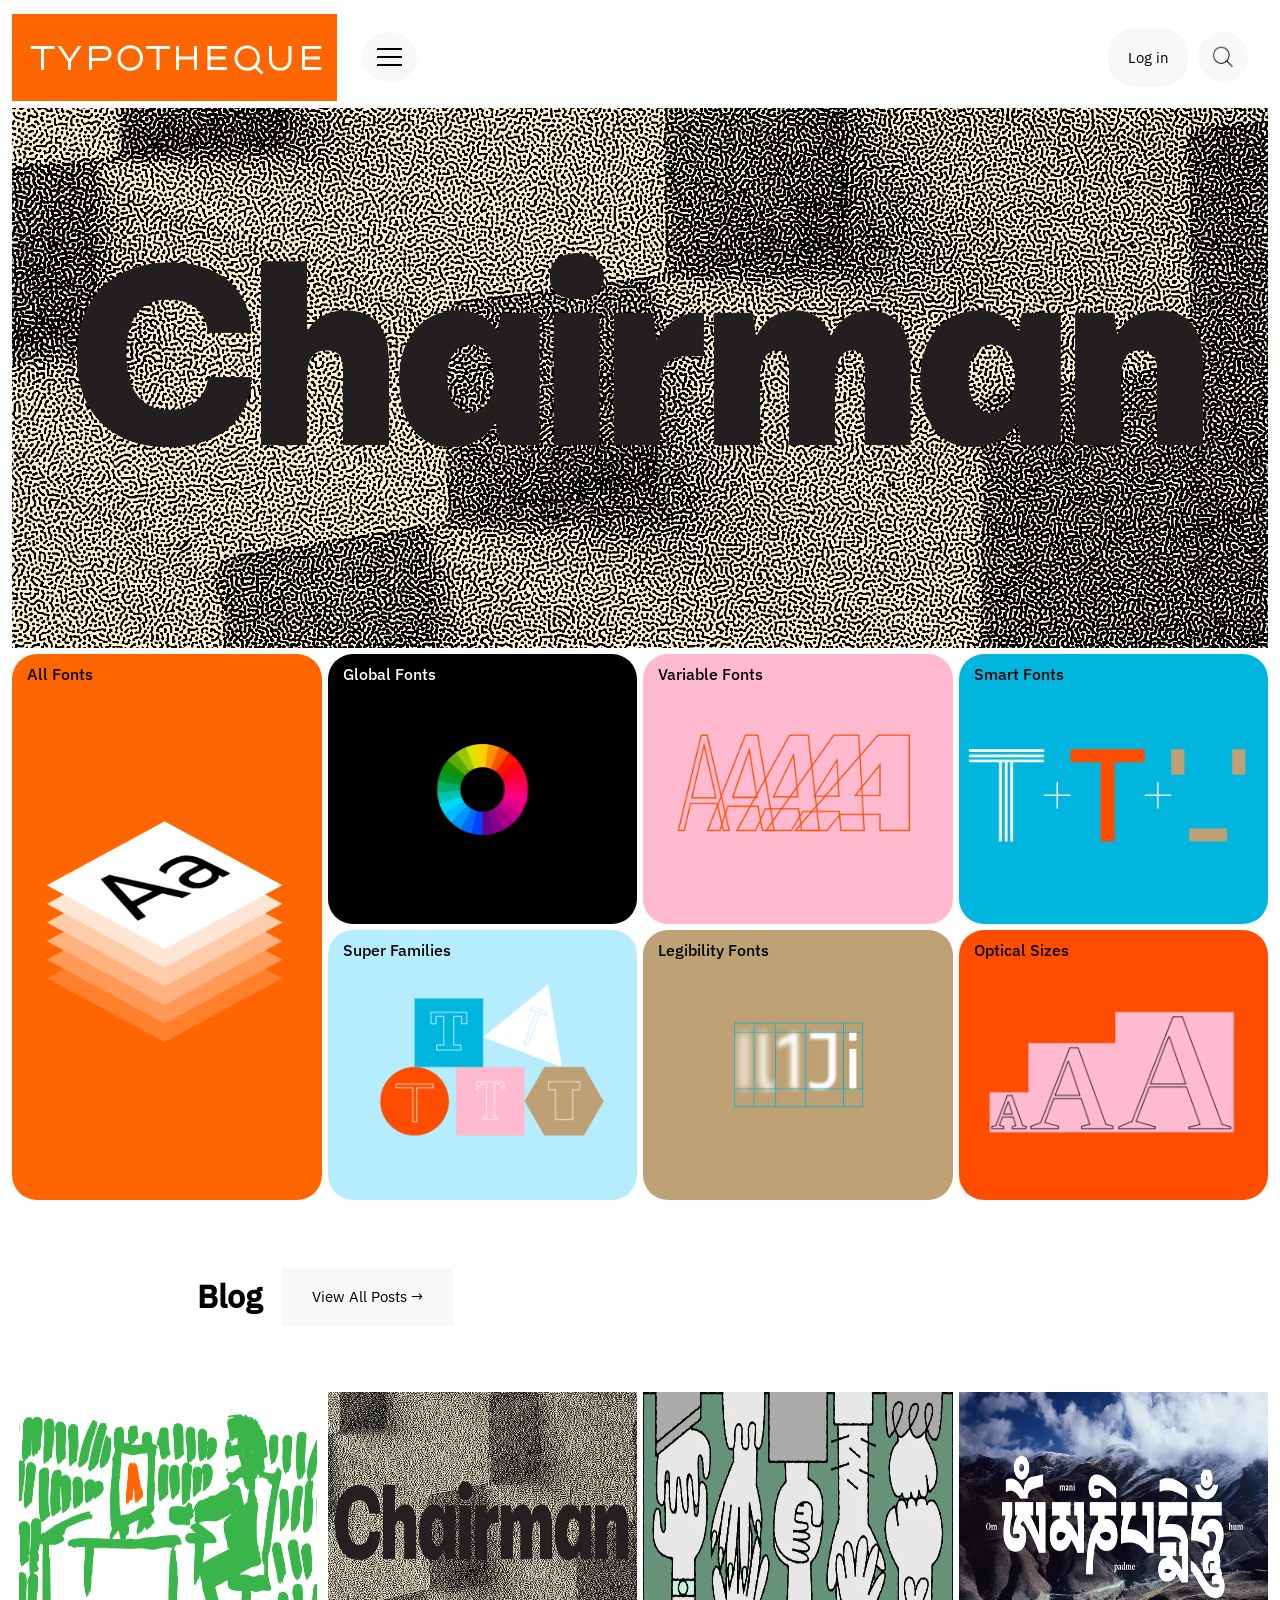
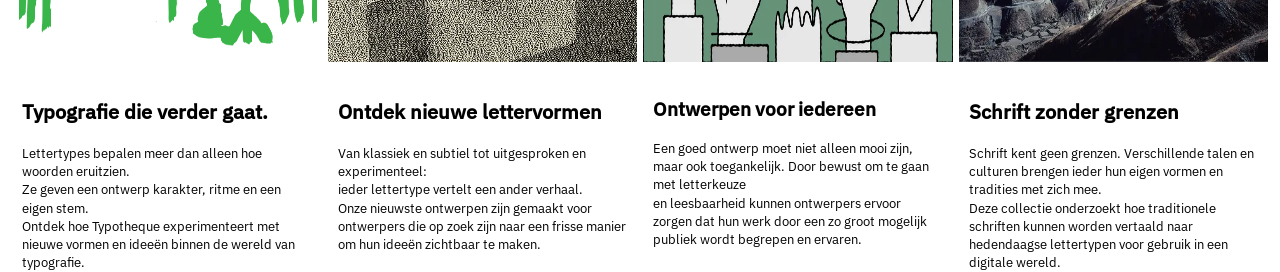
<file: index.html>
<!DOCTYPE html>
<html lang="nl">
<head>
    <meta charset="UTF-8">
    <meta name="viewport" content="width=device-width, initial-scale=1.0">
    <title>Prosite</title>
    <link rel="stylesheet" href="style.css">
</head>

<body>
    <div class="hoofdbalk">
        <div>
            <button class="menuknop">
                <span></span>
                <span></span>
                <span></span>
            </button>
        </div>
            
        <div class="rechterkant">
            <a href="error.html" id="login">Log in</a>

            <button id="zoekknop">
                <img src="Images/Zoeken.png">
            </button>

            <input type="text" id="zoekveld">
        </div>
    </div>

    <div id="chairman"></div>
    <div id="allfonts">All Fonts</div>
    <div id="globalfonts">Global Fonts</div>
    <div id="variablefonts">Variable Fonts</div>
    <div id="smartfonts">Smart Fonts</div>
    <div id="superfamilies">Super Families</div>
    <div id="legibilityfonts">Legibility Fonts</div>
    <div id="opticalsizes">Optical Sizes</div>

    <div class="blog">
        <h1 id="blog">Blog</h1>
        
        <a href="error.html" id="viewpost">View All Posts →</a>
    </div>

    <div id="afbeelding1"></div>
    <div id="afbeelding2"></div>
    <div id="afbeelding3"></div>
    <div id="afbeelding4"></div>

    <div class="tekst1">
        <h3 id="koptekst1">
            Typografie die verder gaat.
        </h3>
        <p id="blogtitel1">
            Lettertypes bepalen meer dan alleen hoe woorden eruitzien.
            <br>Ze geven een ontwerp karakter, ritme en een eigen stem.
            <br>Ontdek hoe Typotheque experimenteert met nieuwe vormen en ideeën binnen de wereld van typografie.
        </p>
    </div>

    <div class="tekst2">
        <h3 id="koptekst2">
            Ontdek nieuwe lettervormen
        </h3>
        <p id="blogtitel2">
            Van klassiek en subtiel tot uitgesproken en experimenteel:
            <br>ieder lettertype vertelt een ander verhaal.
            <br>Onze nieuwste ontwerpen zijn gemaakt voor ontwerpers die op zoek zijn naar een frisse manier om hun ideeën zichtbaar te maken.
        </p>
    </div>

    <div class="tekst3">
        <h3 id="koptekst3">
            Ontwerpen voor iedereen
        </h3>
        <p id="blogtitel3">
            Een goed ontwerp moet niet alleen mooi zijn, maar ook toegankelijk. Door bewust om te gaan met letterkeuze
            <br>en leesbaarheid kunnen ontwerpers ervoor zorgen dat hun werk door een zo groot mogelijk publiek wordt begrepen en ervaren.
        </p>
    </div>

    <div class="tekst4">
        <h3 id="koptekst4">
            Schrift zonder grenzen
        </h3>
        <p id="blogtitel4">
            Schrift kent geen grenzen. Verschillende talen en culturen brengen ieder hun eigen vormen en tradities met zich mee.
            <br>Deze collectie onderzoekt hoe traditionele schriften kunnen worden vertaald naar hedendaagse lettertypen voor gebruik in een digitale wereld.
        </p>
    </div>
</body>
</html>
</file>
<file: style.css>
/* CSS reset, dit niet aanpassen! */

html {
  box-sizing: border-box;
}
*, *:before, *:after {
  box-sizing: inherit;
}
body {
  margin: 0;
  padding: 0;
  min-height: 100vh;
}

img {
  max-width: 100%;
  height: auto;
}

/* Hieronder mag je eigen CSS code */

@font-face {
    font-family: "IBM Plex Sans";
    src: url("Fonts/IBMPlexSans-Regular.ttf");
    font-weight: 400;
    font-style: normal;
}

@font-face {
    font-family: "IBM Plex Sans";
    src: url("Fonts/IBMPlexSans-Medium.ttf");
    font-weight: 500;
    font-style: normal;
}

@font-face {
    font-family: "IBM Plex Sans";
    src: url("Fonts/IBMPlexSans-Italic.ttf");
    font-weight: 400;
    font-style: italic;
}

body {
    margin: 0;
    padding: 12px;
    display: grid;
    grid-template-columns: repeat(4, 1fr);
    grid-template-rows: 10vh 60vh 30vh 30vh 20vh 30vh 20vh;
    gap: 6px;
}

.hoofdbalk {
    background-image: url(Images/Typotheque.png);
    background-repeat: no-repeat;
    background-position: left;
    display: flex;
    align-items: center;
    padding-left: 350px;
    cursor: pointer;
    grid-column: 1/5;
    grid-row: 1/2;
}

.menuknop {
    width: 55px;
    height: 50px;
    display: flex;
    flex-direction: column;
    align-items: center;
    justify-content: center;
    background-color: #F8F8F8;
    border-radius: 50%;
    border: 0;
    cursor: pointer;
}

.menuknop span {
    width: 25px;
    height: 2px;
    margin: 3px;
    background-color: black;
}

.rechterkant {
    margin-left: auto;
    padding: 20px;
    display: flex;
    align-items: center;
    gap: 10px;
}

#login {
    width: 80px;
    height: 60px;
    display: flex;
    justify-content: center;
    align-items: center;
    background-color: #F8F8F8;
    color: #000000;
    border-radius: 40%;
    text-decoration: none;
    font-family: "IBM Plex Sans";
    font-size: 15px;
    cursor: pointer;
}

#zoekknop {
    width: 50px;
    height: 50px;
    background-color: #F8F8F8;
    display: flex;
    align-items: center;
    justify-content: center;
    border-radius: 50%;
    border: 0;
    cursor: pointer;
}

#zoekknop img {
    filter: brightness(0);
}

#zoekveld {
    width: 180px;
    padding: 10px;
    display: none;
    border: 1px solid #000000;
}

#chairman {
    background-image: url(Images/Chairman.jpg);
    background-repeat: no-repeat;
    background-position: center;
    background-size: cover;
    cursor: pointer;
    grid-column: 1/5;
    grid-row: 2/3;
}

#allfonts {
    background-image: url(Images/All\ fonts.png);
    background-repeat: no-repeat;
    background-position: center;
    background-size: cover;
    cursor: pointer;
    color: black;
    font-weight: 500;
    padding-left: 15px;
    padding-top: 10px;
    font-family: "IBM Plex Sans";
    border-radius: 25px;
    grid-column: 1/2;
    grid-row: 3/5;
}

#globalfonts {
    background-image: url(Images/Global\ fonts.jpg);
    background-repeat: no-repeat;
    background-position: center;
    background-size: cover;
    cursor: pointer;
    color: rgb(255, 255, 255);
    font-weight: 500;
    padding-left: 15px;
    padding-top: 10px;
    font-family: "IBM Plex Sans";
    border-radius: 25px;
    grid-column: 2/3;
    grid-row: 3/4;
}

#variablefonts {
    background-image: url(Images/Variable\ fonts.png);
    background-repeat: no-repeat;
    background-position: center;
    background-size: cover;
    cursor: pointer;
    color: black;
    font-weight: 500;
    padding-left: 15px;
    padding-top: 10px;
    font-family: "IBM Plex Sans";
    border-radius: 25px;
    grid-column: 3/4;
    grid-row: 3/4;
}

#smartfonts {
    background-image: url(Images/Smart\ fonts.png);
    background-repeat: no-repeat;
    background-position: center;
    background-size: cover;
    cursor: pointer;
    color: black;
    font-weight: 500;
    padding-left: 15px;
    padding-top: 10px;
    font-family: "IBM Plex Sans";
    border-radius: 25px;
    grid-column: 4/5;
    grid-row: 3/4;
}

#superfamilies {
    background-image: url(Images/Super\ families.png);
    background-repeat: no-repeat;
    background-position: center;
    background-size: cover;
    cursor: pointer;
    color: black;
    font-weight: 500;
    padding-left: 15px;
    padding-top: 10px;
    font-family: "IBM Plex Sans";
    border-radius: 25px;
    grid-column: 2/3;
    grid-row: 4/5;
}

#legibilityfonts {
    background-image: url(Images/Legibility\ fonts.jpg);
    background-repeat: no-repeat;
    background-position: center;
    background-size: cover;
    cursor: pointer;
    color: black;
    font-weight: 500;
    padding-left: 15px;
    padding-top: 10px;
    font-family: "IBM Plex Sans";
    border-radius: 25px;
    grid-column: 3/4;
    grid-row: 4/5;
}

#opticalsizes {
    background-image: url(Images/Optical\ sizes.png);
    background-repeat: no-repeat;
    background-position: center;
    background-size: cover;
    cursor: pointer;
    color: black;
    font-weight: 500;
    padding-left: 15px;
    padding-top: 10px;
    font-family: "IBM Plex Sans";
    border-radius: 25px;
    grid-column: 4/5;
    grid-row: 4/5;
}

.blog {
    display: flex;
    align-items: center;
    justify-content: center;
    gap: 20px;
    grid-column: 1/3;
    grid-row: 5/6;
}

#blog {
    font-family: "IBM Plex Sans";
}

#viewpost {
    padding: 20px 30px;
    background-color: #F8F8F8;
    color: #000000;
    font-family: "IBM Plex Sans";
    font-size: 15px;
    text-decoration: none;
}

#afbeelding1 {
    background-image: url(Images/Afbeelding\ 1.png);
    background-repeat: no-repeat;
    background-position: center;
    background-size: 100% 100%;
    cursor: pointer;
    grid-column: 1/2;
    grid-row: 6/7;
}

#afbeelding2 {
    background-image: url(Images/Afbeelding\ 2.jpg);
    background-repeat: no-repeat;
    background-position: center;
    background-size: 100% 100%;
    cursor: pointer;
    grid-column: 2/3;
    grid-row: 6/7;
}

#afbeelding3 {
    background-image: url(Images/Afbeelding\ 3.jpg);
    background-repeat: no-repeat;
    background-position: center;
    background-size: 100% 100%;
    cursor: pointer;
    grid-column: 3/4;
    grid-row: 6/7;
}

#afbeelding4 {
    background-image: url(Images/Afbeelding\ 4.jpg);
    background-repeat: no-repeat;
    background-position: center;
    background-size: 100% 100%;
    cursor: pointer;
    grid-column: 4/5;
    grid-row: 6/7;
}

.tekst1 {
    cursor: pointer;
    padding: 10px;
    grid-column: 1/2;
    grid-row: 7/8;
}

#koptekst1 {
    font-family: "IBM Plex Sans";
    font-size: 20px;
}

#blogtitel1 {
    font-family: "IBM Plex Sans";
    font-size: 13px;
    font-weight: 400;
    line-height: 1.4;
}

.tekst2 {
    cursor: pointer;
    padding: 10px;
    grid-column: 2/3;
    grid-row: 7/8;
}

#koptekst2 {
    font-family: "IBM Plex Sans";
    font-size: 20px;
}

#blogtitel2 {
    font-family: "IBM Plex Sans";
    font-size: 13px;
    font-weight: 400;
    line-height: 1.4;
}

.tekst3 {
    cursor: pointer;
    padding: 10px;
    grid-column: 3/4;
    grid-row: 7/8;
}

#koptekst3 {
    font-family: "IBM Plex Sans";
    font-size: 19px;
}

#blogtitel3 {
    font-family: "IBM Plex Sans";
    font-size: 13px;
    font-weight: 400;
    line-height: 1.4;
}

.tekst4 {
    cursor: pointer;
    padding: 10px;
    grid-column: 4/5;
    grid-row: 7/8;
}

#koptekst4 {
    font-family: "IBM Plex Sans";
    font-size: 20px;
}

#blogtitel4 {
    font-family: "IBM Plex Sans";
    font-size: 13px;
    font-weight: 400;
    line-height: 1.4;
}
</file>
